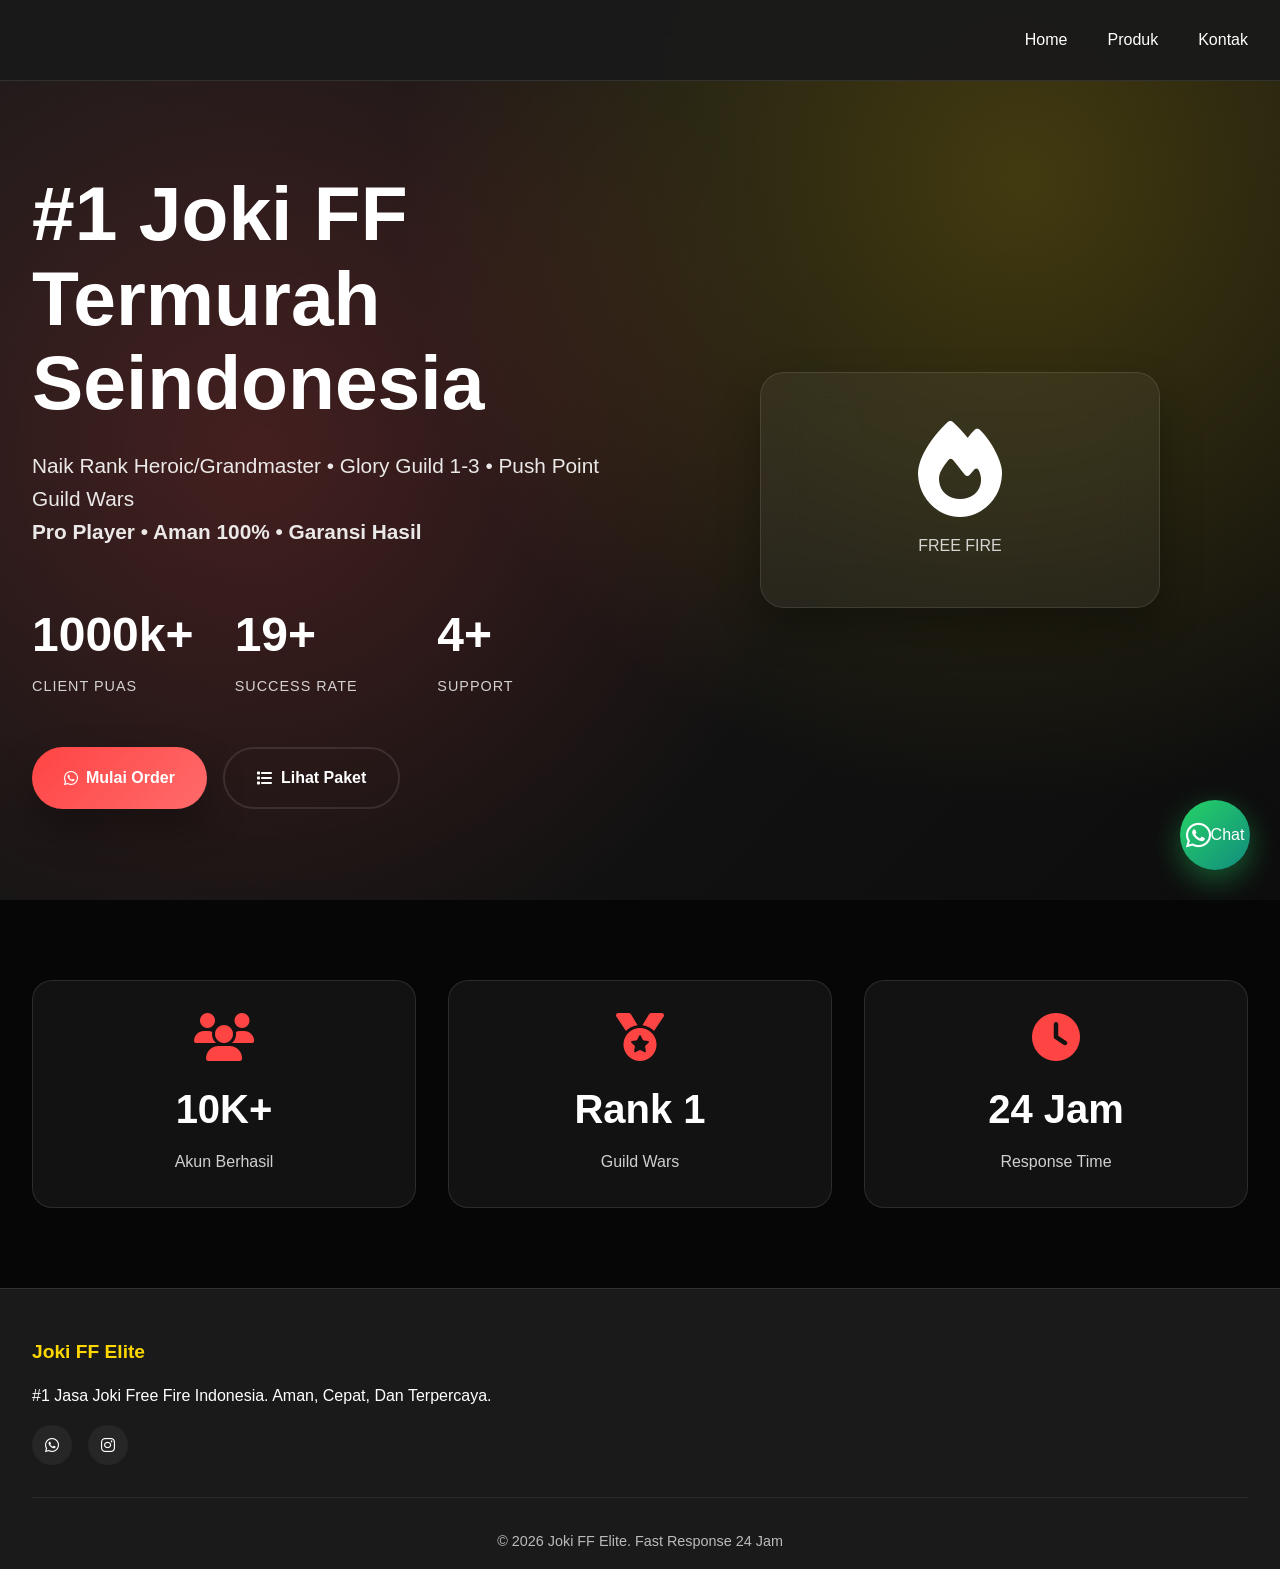
<file: web jualan/index.html>
<!DOCTYPE html>
<html lang="id">
<head>
    <meta charset="UTF-8">
    <meta name="viewport" content="width=device-width, initial-scale=1.0">
    <title>Jasa Joki Dominus | #1 JASA JOKI BY DOMINUS TERMURAH SEINDONESIA</title>
    <meta name="description" content="Jasa Joki Free Fire Profesional - Naik Rank Cepat, Glory Guild, Guild Wars. Aman 100%, Garansi, Pro Player Indonesia">
    <link href="https://cdnjs.cloudflare.com/ajax/libs/font-awesome/6.4.0/css/all.min.css" rel="stylesheet">
    <link rel="stylesheet" href="style.css">
    <link rel="icon" href="data:image/svg+xml,<svg xmlns='http://www.w3.org/2000/svg' viewBox='0 0 100 100'><text y='.9em' font-size='90'>🔥</text></svg>">
</head>
<body>
    <!-- Header -->
    <header class="header">
        <div class="nav-container">
            <a href="index.html" class="logo">
                <i class="fas fa-fire"></i> Joki FF Elite
            </a>
            <ul class="nav-menu" id="navMenu">
                <li><a href="index.html" class="nav-link active">Home</a></li>
                <li><a href="produk.html" class="nav-link">Produk</a></li>
                <li><a href="kontak.html" class="nav-link">Kontak</a></li>
            </ul>
            <button class="mobile-menu-btn" id="mobileMenuBtn">
                <i class="fas fa-bars"></i>
            </button>
        </div>
    </header>

    <!-- Hero Section -->
    <section class="hero">
        <div class="hero-container">
            <div class="hero-content">
                <h1 class="hero-title">
                    <span>#1 Joki FF</span><br>
                    <strong>Termurah Seindonesia</strong>
                </h1>
                <p class="hero-subtitle">
                    Naik Rank Heroic/Grandmaster • Glory Guild 1-3 • Push Point Guild Wars<br>
                    <strong>Pro Player • Aman 100% • Garansi Hasil</strong>
                </p>
                
                <div class="hero-stats">
                    <div class="stat-item">
                        <span class="stat-number">5000+</span>
                        <span class="stat-label">Client Puas</span>
                    </div>
                    <div class="stat-item">
                        <span class="stat-number">99.9%</span>
                        <span class="stat-label">Success Rate</span>
                    </div>
                    <div class="stat-item">
                        <span class="stat-number">24/7</span>
                        <span class="stat-label">Support</span>
                    </div>
                </div>

                <div class="hero-cta">
                    <a href="https://wa.me/628818671759?text=Halo%20Joki%20FF%20Elite!%20Saya%20mau%20order%20jasa%20joki%20FF%20profesional%20🔥" 
                       class="cta-primary" target="_blank">
                        <i class="fab fa-whatsapp"></i> Mulai Order
                    </a>
                    <a href="produk.html" class="cta-secondary">
                        <i class="fas fa-list"></i> Lihat Paket
                    </a>
                </div>
            </div>
            <div class="hero-image">
                <div class="hero-mockup">
                    <i class="fas fa-fire" style="font-size: 6rem;"></i>
                    <p>FREE FIRE</p>
                </div>
            </div>
        </div>
    </section>

    <!-- Quick Stats -->
    <section class="stats-section">
        <div class="container">
            <div class="stats-grid">
                <div class="stat-card">
                    <i class="fas fa-users"></i>
                    <h3>10K+</h3>
                    <p>Akun Berhasil</p>
                </div>
                <div class="stat-card">
                    <i class="fas fa-medal"></i>
                    <h3>Rank 1</h3>
                    <p>Guild Wars</p>
                </div>
                <div class="stat-card">
                    <i class="fas fa-clock"></i>
                    <h3>24 Jam</h3>
                    <p>Response Time</p>
                </div>
            </div>
        </div>
    </section>

    <!-- Footer -->
    <footer class="footer">
        <div class="container">
            <div class="footer-content">
                <div class="footer-section">
                    <h3>Joki FF Elite</h3>
                    <p>#1 Jasa Joki Free Fire Indonesia. Aman, Cepat, Dan Terpercaya.</p>
                    <div class="social-links">
                        <a href="#" class="social-link"><i class="fab fa-whatsapp"></i></a>
                        <a href="#" class="social-link"><i class="fab fa-instagram"></i></a>
                    </div>
                </div>
            </div>
            <div class="footer-bottom">
                <p>&copy; 2026 Joki FF Elite. Fast Response 24 Jam</p>
            </div>
        </div>
    </footer>

    <!-- WhatsApp Widget -->
    <div class="whatsapp-widget">
        <a href="https://wa.me/628818671759?text=Halo%20Joki%20FF%20Elite!%20Saya%20siap%20order%20🔥" 
           class="whatsapp-btn" target="_blank">
            <i class="fab fa-whatsapp"></i>
            <span class="whatsapp-label">Chat</span>
        </a>
    </div>

    <script src="script.js"></script>
</body>
</html>
</file>
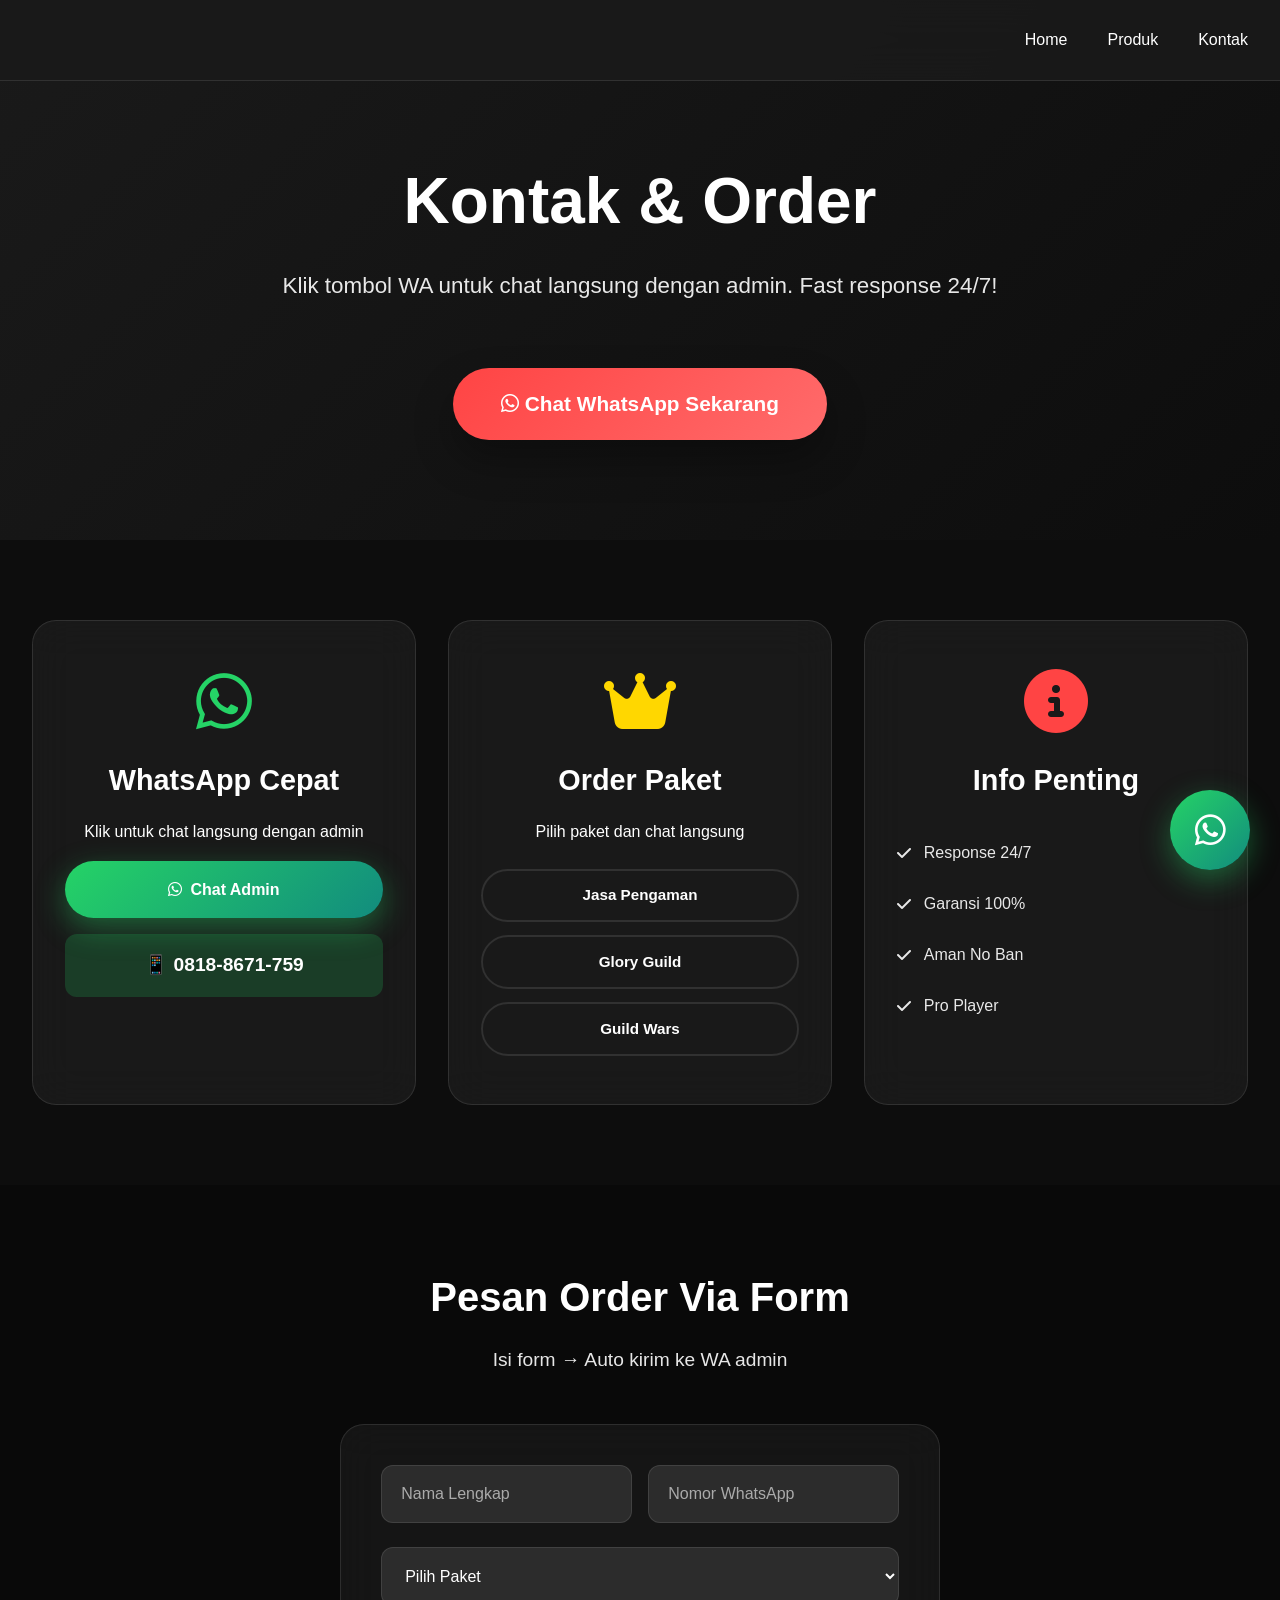
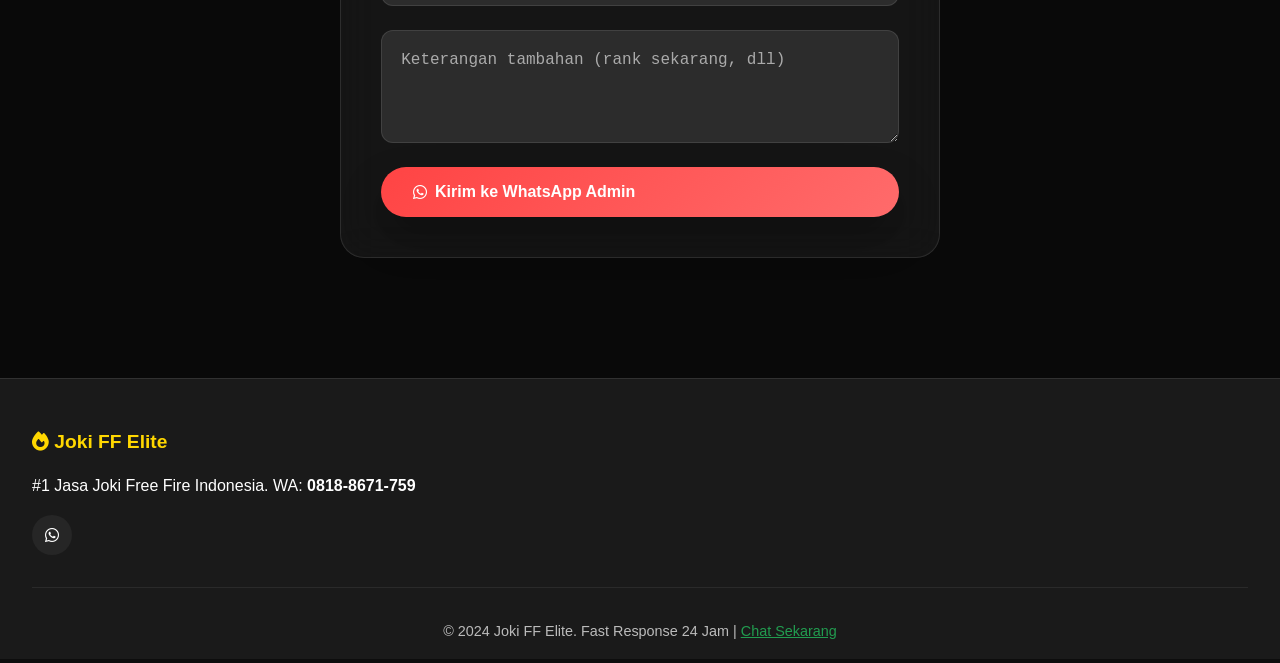
<file: web jualan/kontak.html>
<!DOCTYPE html>
<html lang="id">
<head>
    <meta charset="UTF-8">
    <meta name="viewport" content="width=device-width, initial-scale=1.0">
    <title>Kontak Joki By Dominus | Order Jasa Joki FF</title>
    <meta name="description" content="Kontak Joki FF Elite - Order Naik Rank, Glory Guild, Guild Wars. WA 24/7 Fast Response">
    <link href="https://cdnjs.cloudflare.com/ajax/libs/font-awesome/6.4.0/css/all.min.css" rel="stylesheet">
    <link rel="stylesheet" href="style.css">
    <link rel="icon" href="data:image/svg+xml,<svg xmlns='http://www.w3.org/2000/svg' viewBox='0 0 100 100'><text y='.9em' font-size='90'>🔥</text></svg>">
</head>
<body>
    <!-- Header -->
    <header class="header">
        <div class="nav-container">
            <a href="index.html" class="logo">
                <i class="fas fa-fire"></i> Joki FF Elite
            </a>
            <ul class="nav-menu" id="navMenu">
                <li><a href="index.html" class="nav-link">Home</a></li>
                <li><a href="produk.html" class="nav-link">Produk</a></li>
                <li><a href="kontak.html" class="nav-link active">Kontak</a></li>
            </ul>
            <button class="mobile-menu-btn" id="mobileMenuBtn">
                <i class="fas fa-bars"></i>
            </button>
        </div>
    </header>

    <!-- Contact Hero -->
    <section class="contact-hero">
        <div class="container">
            <h1>Kontak & Order</h1>
            <p>Klik tombol WA untuk chat langsung dengan admin. Fast response 24/7!</p>
            <a href="https://wa.me/628818671759?text=Halo%20admin%20Joki%20FF%20Elite!%20Saya%20mau%20tanya%20jasa%20joki%20FF%20🔥" 
               class="cta-primary hero-cta-btn" style="margin-top: 2rem; display: inline-block;">
                <i class="fab fa-whatsapp"></i> Chat WhatsApp Sekarang
            </a>
        </div>
    </section>

    <!-- Contact Cards -->
    <section class="contact-section">
        <div class="container">
            <div class="contact-grid">
                <!-- WA Fast Order -->
                <div class="contact-card wa-card">
                    <div class="contact-icon">
                        <i class="fab fa-whatsapp" style="font-size: 4rem; color: #25D366;"></i>
                    </div>
                    <h3>WhatsApp Cepat</h3>
                    <p>Klik untuk chat langsung dengan admin</p>
                    <a href="https://wa.me/628818671759?text=Halo%20admin!%20Saya%20mau%20order%20joki%20FF%20🔥%0APilih%20paket%3A" 
                       class="cta-primary" style="width: 100%; justify-content: center; margin-top: 1rem;">
                        <i class="fab fa-whatsapp"></i> Chat Admin
                    </a>
                    <div class="contact-number">
                        <strong>📱 0818-8671-759</strong>
                    </div>
                </div>

                <!-- Paket Quick Order -->
                <div class="contact-card">
                    <div class="contact-icon">
                        <i class="fas fa-crown" style="font-size: 4rem; color: var(--accent);"></i>
                    </div>
                    <h3>Order Paket</h3>
                    <p>Pilih paket dan chat langsung</p>
                    <div class="quick-order-buttons">
                        <a href="https://wa.me/628818671759?text=Halo%20admin!%20Mau%20order%20Naik%20Rank%20GM%20🔥%20Info%20harga%20dong!" 
                           class="cta-secondary quick-btn">Jasa Pengaman</a>
                        <a href="https://wa.me/628818671759?text=Halo%20admin!%20Mau%20order%20Glory%20Guild%201-3%20🏆%20Berapa%20harga%3F" 
                           class="cta-secondary quick-btn">Glory Guild</a>
                        <a href="https://wa.me/628818671759?text=Halo%20admin!%20Mau%20order%20Guild%20Wars%20Top%201%20⚔️%20Siap%20event%3F" 
                           class="cta-secondary quick-btn">Guild Wars</a>
                    </div>
                </div>

                <!-- Info Contact -->
                <div class="contact-card">
                    <div class="contact-icon">
                        <i class="fas fa-info-circle" style="font-size: 4rem; color: var(--primary);"></i>
                    </div>
                    <h3>Info Penting</h3>
                    <ul class="contact-info-list">
                        <li><i class="fas fa-check"></i> Response 24/7</li>
                        <li><i class="fas fa-check"></i> Garansi 100%</li>
                        <li><i class="fas fa-check"></i> Aman No Ban</li>
                        <li><i class="fas fa-check"></i> Pro Player</li>
                    </ul>
                </div>
            </div>
        </div>
    </section>

    <!-- Order Form WA -->
    <section class="order-form-section">
        <div class="container">
            <h2>Pesan Order Via Form</h2>
            <p>Isi form → Auto kirim ke WA admin</p>
            <form class="contact-form" id="orderForm">
                <div class="form-group">
                    <input type="text" id="nama" placeholder="Nama Lengkap" required>
                    <input type="tel" id="wa" placeholder="Nomor WhatsApp" required>
                </div>
                <div class="form-group">
                    <select id="paket" required>
                        <option value="">Pilih Paket</option>
                        <option value="Naik Rank GM (75rb)">Naik Rank GM (75rb)</option>
                        <option value="Glory Guild 1-3 (120rb)">Glory Guild 1-3 (120rb)</option>
                        <option value="Guild Wars Top 1 (200rb)">Guild Wars Top 1 (200rb)</option>
                    </select>
                </div>
                <div class="form-group">
                    <textarea id="pesan" placeholder="Keterangan tambahan (rank sekarang, dll)" rows="4"></textarea>
                </div>
                <button type="submit" class="cta-primary" style="width: 100%;">
                    <i class="fab fa-whatsapp"></i> Kirim ke WhatsApp Admin
                </button>
            </form>
        </div>
    </section>

    <!-- Footer -->
    <footer class="footer">
        <div class="container">
            <div class="footer-content">
                <div class="footer-section">
                    <h3><i class="fas fa-fire"></i> Joki FF Elite</h3>
                    <p>#1 Jasa Joki Free Fire Indonesia. WA: <strong>0818-8671-759</strong></p>
                    <div class="social-links">
                        <a href="https://wa.me/628818671759" class="social-link" target="_blank">
                            <i class="fab fa-whatsapp"></i>
                        </a>
                    </div>
                </div>
            </div>
            <div class="footer-bottom">
                <p>&copy; 2024 Joki FF Elite. Fast Response 24 Jam | <a href="https://wa.me/628818671759" style="color: #25D366;">Chat Sekarang</a></p>
            </div>
        </div>
    </footer>

    <!-- WhatsApp Widget BIG -->
    <div class="whatsapp-widget">
        <a href="https://wa.me/628818671759?text=Halo%20admin%20Joki%20FF%20Elite!%20Saya%20mau%20order%20🔥%20Paket%20apa%20yang%20cocok%3F" 
           class="whatsapp-btn" target="_blank" style="width: 80px; height: 80px;">
            <i class="fab fa-whatsapp" style="font-size: 2.2rem;"></i>
        </a>
    </div>

    <script src="script.js"></script>
    <script>
        // Form WA Handler
        document.getElementById('orderForm').addEventListener('submit', function(e) {
            e.preventDefault();
            
            const nama = document.getElementById('nama').value;
            const wa = document.getElementById('wa').value;
            const paket = document.getElementById('paket').value;
            const pesan = document.getElementById('pesan').value;
            
            const message = `🔥 ORDER JOKI FF ELITE 🔥

👤 Nama: ${nama}
📱 WA: ${wa}
📦 Paket: ${paket}

💬 Keterangan: ${pesan || 'Tidak ada'}

Silakan konfirmasi harga & pembayaran! 💰`;
            
            const url = `https://wa.me/628818671759?text=${encodeURIComponent(message)}`;
            window.open(url, '_blank');
            
            // Reset form
            this.reset();
            alert('✅ Pesan terkirim ke admin! Tunggu konfirmasi via WA.');
        });
    </script>
</body>
</html>
</file>
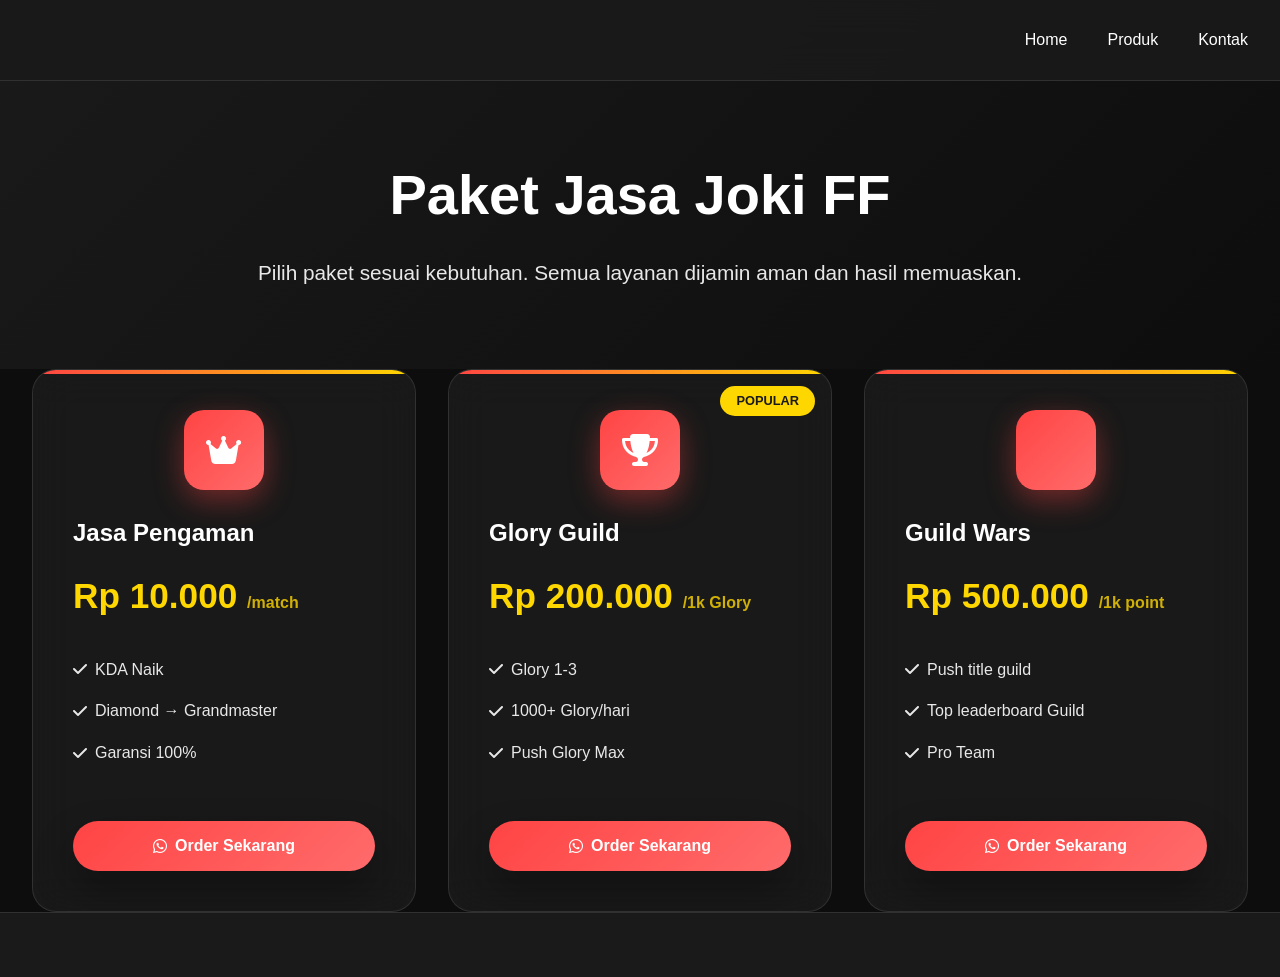
<file: web jualan/produk.html>
<!DOCTYPE html>
<html lang="id">
<head>
    <meta charset="UTF-8">
    <meta name="viewport" content="width=device-width, initial-scale=1.0">
    <title>Paket Jasa Joki By Dominus | Joki FF Elite</title>
    <meta name="description" content="Paket Joki Free Fire lengkap: Naik Rank, Glory Guild, Guild Wars. Harga mulai Rp75rb. Garansi 100%">
    <link href="https://cdnjs.cloudflare.com/ajax/libs/font-awesome/6.4.0/css/all.min.css" rel="stylesheet">
    <link rel="stylesheet" href="style.css">
</head>
<body>
    <!-- Header -->
    <header class="header">
        <div class="nav-container">
            <a href="index.html" class="logo">
                <i class="fas fa-fire"></i> Joki FF Elite
            </a>
            <ul class="nav-menu" id="navMenu">
                <li><a href="index.html" class="nav-link">Home</a></li>
                <li><a href="produk.html" class="nav-link active">Produk</a></li>
                <li><a href="kontak.html" class="nav-link">Kontak</a></li>
            </ul>
            <button class="mobile-menu-btn" id="mobileMenuBtn">
                <i class="fas fa-bars"></i>
            </button>
        </div>
    </header>

    <!-- Produk Hero -->
    <section class="produk-hero">
        <div class="container">
            <div class="produk-header">
                <h1>Paket Jasa Joki FF</h1>
                <p>Pilih paket sesuai kebutuhan. Semua layanan dijamin aman dan hasil memuaskan.</p>
            </div>
        </div>
    </section>

    <!-- Services Grid -->
    <section class="services-section">
        <div class="container">
            <div class="services-grid">
                <div class="service-card" data-service="rank">
                    <div class="service-icon">
                        <i class="fas fa-crown"></i>
                    </div>
                    <h3>Jasa Pengaman</h3>
                    <div class="service-price">Rp 10.000 <span>/match</span></div>
                    <ul class="service-features">
                        <li><i class="fas fa-check"></i> KDA Naik</li>
                        <li><i class="fas fa-check"></i> Diamond → Grandmaster</li>
                        <li><i class="fas fa-check"></i> Garansi 100%</li>
                    </ul>
                    <button class="service-cta" onclick="orderService('Naik Rank')">
                        <i class="fab fa-whatsapp"></i> Order Sekarang
                    </button>
                </div>

                <div class="service-card featured" data-service="glory">
                    <div class="service-badge">POPULAR</div>
                    <div class="service-icon">
                        <i class="fas fa-trophy"></i>
                    </div>
                    <h3>Glory Guild</h3>
                    <div class="service-price">Rp 200.000 <span>/1k Glory</span></div>
                    <ul class="service-features">
                        <li><i class="fas fa-check"></i> Glory 1-3</li>
                        <li><i class="fas fa-check"></i> 1000+ Glory/hari</li>
                        <li><i class="fas fa-check"></i> Push Glory Max</li>
                    </ul>
                    <button class="service-cta" onclick="orderService('Glory Guild')">
                        <i class="fab fa-whatsapp"></i> Order Sekarang
                    </button>
                </div>

                <div class="service-card" data-service="guild">
                    <div class="service-icon">
                        <i class="fas fa-sword"></i>
                    </div>
                    <h3>Guild Wars</h3>
                    <div class="service-price">Rp 500.000 <span>/1k point</span></div>
                    <ul class="service-features">
                        <li><i class="fas fa-check"></i> Push title guild</li>
                        <li><i class="fas fa-check"></i> Top leaderboard Guild</li>
                        <li><i class="fas fa-check"></i> Pro Team</li>
                    </ul>
                    <button class="service-cta" onclick="orderService('Guild Wars')">
                        <i class="fab fa-whatsapp"></i> Order Sekarang
                    </button>
                </div>
            </div>
        </div>
    </section>

    <!-- Footer & WhatsApp Widget -->
    <footer class="footer">
        <!-- Same footer as index.html -->
    </footer>

    <div class="whatsapp-widget">
        <!-- Same whatsapp widget -->
    </div>

    <script src="script.js"></script>
</body>
</html>
</file>
<file: web jualan/style.css>
/* ===== ROOT VARIABLES - FIXED ===== */
:root {
    --primary: #ff4444;
    --secondary: #ff6b6b;
    --accent: #ffd700;
    --dark: #1a1a1a;
    --darker: #0d0d0d;
    --glass: rgba(255,255,255,0.05);
    --glass-border: rgba(255,255,255,0.1);
    --shadow: 0 20px 40px rgba(0,0,0,0.3);
}

/* ===== TEXT GRADIENT MIXIN (PERBAIKAN) ===== */
.gradient-text {
    background: linear-gradient(135deg, #fff 0%, var(--accent) 50%, var(--primary) 100%);
    background-clip: text;
    -webkit-background-clip: text;
    -webkit-text-fill-color: transparent;
    background-clip: text;
    display: inline-block; /* Penting untuk gradient text */
}

.gradient-text-primary {
    background: linear-gradient(135deg, var(--primary), var(--accent));
    background-clip: text;
    -webkit-background-clip: text;
    -webkit-text-fill-color: transparent;
    background-clip: text;
    display: inline-block;
}

.gradient-text-accent {
    background: linear-gradient(135deg, #fff, var(--accent));
    background-clip: text;
    -webkit-background-clip: text;
    -webkit-text-fill-color: transparent;
    background-clip: text;
    display: inline-block;
}

/* ===== RESET & BASE ===== */
* {
    margin: 0;
    padding: 0;
    box-sizing: border-box;
}

body {
    font-family: 'Segoe UI', -apple-system, BlinkMacSystemFont, 'Segoe UI', Roboto, sans-serif;
    line-height: 1.6;
    color: #fff;
    background: var(--darker);
    overflow-x: hidden;
}

/* ===== HEADER ===== */
.header {
    position: fixed;
    top: 0;
    width: 100%;
    background: rgba(26,26,26,0.95);
    backdrop-filter: blur(20px);
    -webkit-backdrop-filter: blur(20px);
    z-index: 1000;
    transition: all 0.3s ease;
    border-bottom: 1px solid var(--glass-border);
}

.nav-container {
    max-width: 1400px;
    margin: 0 auto;
    padding: 0 2rem;
    display: flex;
    justify-content: space-between;
    align-items: center;
    height: 80px;
}

.logo {
    font-size: 1.8rem;
    font-weight: 800;
    /* HAPUS gradient lama, ganti dengan class */
    color: transparent;
}

.logo::before {
    content: attr(data-text);
    position: absolute;
    background: linear-gradient(135deg, var(--primary), var(--accent));
    -webkit-background-clip: text;
    background-clip: text;
    -webkit-text-fill-color: transparent;
}

.logo span {
    position: relative;
    z-index: 1;
}

.nav-menu {
    display: flex;
    list-style: none;
    gap: 2.5rem;
    align-items: center;
}

.nav-link {
    color: #fff;
    text-decoration: none;
    font-weight: 500;
    position: relative;
    transition: all 0.3s ease;
    padding: 0.5rem 0;
}

.nav-link.active,
.nav-link:hover {
    color: var(--accent);
}

.nav-link::after {
    content: '';
    position: absolute;
    bottom: 0;
    left: 0;
    width: 0;
    height: 2px;
    background: linear-gradient(90deg, var(--primary), var(--accent));
    transition: width 0.3s ease;
}

.nav-link.active::after,
.nav-link:hover::after {
    width: 100%;
}

.mobile-menu-btn {
    display: none;
    background: none;
    border: none;
    color: #fff;
    font-size: 1.5rem;
    cursor: pointer;
}

/* ===== HERO (INDEX) ===== */
.hero {
    min-height: 100vh;
    display: flex;
    align-items: center;
    position: relative;
    background: linear-gradient(135deg, var(--dark) 0%, var(--darker) 100%);
    padding-top: 80px;
}

.hero::before {
    content: '';
    position: absolute;
    inset: 0;
    background: 
        radial-gradient(circle at 20% 50%, rgba(255,68,68,0.2) 0%, transparent 50%),
        radial-gradient(circle at 80% 20%, rgba(255,215,0,0.2) 0%, transparent 50%);
    animation: bgShift 15s ease-in-out infinite;
}

@keyframes bgShift {
    0%, 100% { 
        opacity: 1; 
        transform: scale(1); 
    }
    50% { 
        opacity: 0.8; 
        transform: scale(1.05); 
    }
}

.hero-container {
    max-width: 1400px;
    margin: 0 auto;
    padding: 0 2rem;
    display: grid;
    grid-template-columns: 1fr 1fr;
    gap: 4rem;
    align-items: center;
    position: relative;
    z-index: 2;
}

.hero-title {
    font-size: clamp(3rem, 6vw, 5rem);
    font-weight: 800;
    line-height: 1.1;
    margin-bottom: 1.5rem;
    /* HAPUS gradient lama, ganti dengan class */
}

.hero-title-inner {
    display: inline-block;
    background: linear-gradient(135deg, #fff 0%, var(--accent) 50%, var(--primary) 100%);
    -webkit-background-clip: text;
    background-clip: text;
    -webkit-text-fill-color: transparent;
}

.hero-subtitle {
    font-size: 1.3rem;
    margin-bottom: 2rem;
    opacity: 0.9;
    line-height: 1.6;
}

.hero-stats {
    display: grid;
    grid-template-columns: repeat(3, 1fr);
    gap: 2rem;
    margin: 3rem 0;
}

.stat-number {
    font-size: 3rem;
    font-weight: 800;
    /* HAPUS gradient lama, ganti dengan class */
    display: block;
}

.stat-number-inner {
    display: inline-block;
    background: linear-gradient(135deg, var(--primary), var(--accent));
    -webkit-background-clip: text;
    background-clip: text;
    -webkit-text-fill-color: transparent;
}

.stat-label {
    font-size: 0.9rem;
    opacity: 0.8;
    text-transform: uppercase;
    letter-spacing: 1px;
}

/* ===== CTA BUTTONS ===== */
.cta-primary, 
.cta-secondary, 
.service-cta {
    padding: 1rem 2rem;
    border: none;
    border-radius: 50px;
    font-weight: 600;
    cursor: pointer;
    transition: all 0.3s ease;
    text-decoration: none;
    display: inline-flex;
    align-items: center;
    gap: 0.5rem;
    font-size: 1rem;
    text-align: center;
}

.cta-primary, 
.service-cta {
    background: linear-gradient(135deg, var(--primary), var(--secondary));
    color: #fff;
    box-shadow: var(--shadow);
}

.cta-primary:hover, 
.service-cta:hover {
    transform: translateY(-2px);
    box-shadow: 0 25px 50px rgba(255,68,68,0.4);
}

.cta-secondary {
    background: transparent;
    color: #fff;
    border: 2px solid var(--glass-border);
}

.cta-secondary:hover {
    background: var(--glass);
    border-color: var(--primary);
}

.hero-cta {
    display: flex;
    gap: 1rem;
    flex-wrap: wrap;
}

/* ===== HERO MOCKUP ===== */
.hero-image {
    display: flex;
    justify-content: center;
}

.hero-mockup {
    background: var(--glass);
    backdrop-filter: blur(20px);
    -webkit-backdrop-filter: blur(20px);
    border: 1px solid var(--glass-border);
    border-radius: 24px;
    padding: 3rem 2rem;
    text-align: center;
    box-shadow: var(--shadow);
    animation: float 6s ease-in-out infinite;
    max-width: 400px;
    width: 100%;
}

.hero-mockup p {
    margin-top: 1rem;
    opacity: 0.8;
    font-weight: 500;
}

@keyframes float {
    0%, 100% { 
        transform: translateY(0); 
    }
    50% { 
        transform: translateY(-15px); 
    }
}

/* ===== PRODUK PAGE ===== */
.produk-hero {
    padding: 150px 0 80px;
    text-align: center;
    background: linear-gradient(135deg, var(--dark), var(--darker));
}

.produk-hero h1 {
    font-size: 3.5rem;
    font-weight: 800;
    margin-bottom: 1rem;
    /* HAPUS gradient lama, ganti dengan class */
}

.produk-hero h1-inner {
    display: inline-block;
    background: linear-gradient(135deg, #fff, var(--accent));
    -webkit-background-clip: text;
    background-clip: text;
    -webkit-text-fill-color: transparent;
}

.produk-hero p {
    font-size: 1.3rem;
    opacity: 0.9;
}

.services-grid {
    display: grid;
    grid-template-columns: repeat(auto-fit, minmax(380px, 1fr));
    gap: 2rem;
}

.service-card {
    background: var(--glass);
    backdrop-filter: blur(20px);
    -webkit-backdrop-filter: blur(20px);
    border: 1px solid var(--glass-border);
    border-radius: 24px;
    padding: 2.5rem;
    position: relative;
    transition: all 0.4s ease;
    overflow: hidden;
}

.service-card::before {
    content: '';
    position: absolute;
    top: 0;
    left: 0;
    right: 0;
    height: 4px;
    background: linear-gradient(90deg, var(--primary), var(--accent));
    animation: shimmer 2s infinite;
}

@keyframes shimmer {
    0% { 
        transform: translateX(-100%); 
    }
    100% { 
        transform: translateX(100%); 
    }
}

.service-card:hover {
    transform: translateY(-10px);
    border-color: var(--primary);
    box-shadow: var(--shadow);
}

.service-badge {
    position: absolute;
    top: 1rem;
    right: 1rem;
    background: var(--accent);
    color: var(--dark);
    padding: 0.3rem 1rem;
    border-radius: 20px;
    font-size: 0.8rem;
    font-weight: 700;
}

.service-icon {
    width: 80px;
    height: 80px;
    background: linear-gradient(135deg, var(--primary), var(--secondary));
    border-radius: 20px;
    display: flex;
    align-items: center;
    justify-content: center;
    margin: 0 auto 1.5rem;
    font-size: 2rem;
    box-shadow: 0 10px 30px rgba(255,68,68,0.4);
}

.service-card h3 {
    font-size: 1.5rem;
    font-weight: 700;
    margin-bottom: 1rem;
}

.service-price {
    font-size: 2.2rem;
    font-weight: 800;
    color: var(--accent);
    margin: 1rem 0;
}

.service-price span {
    font-size: 1rem;
    opacity: 0.8;
}

.service-features {
    list-style: none;
    margin: 1.5rem 0;
}

.service-features li {
    padding: 0.5rem 0;
    opacity: 0.9;
    display: flex;
    align-items: center;
    gap: 0.5rem;
}

.service-cta {
    width: 100%;
    justify-content: center;
    margin-top: 1.5rem;
}

/* ===== WHATSAPP WIDGET ===== */
.whatsapp-widget {
    position: fixed;
    bottom: 30px;
    right: 30px;
    z-index: 10000;
}

.whatsapp-btn {
    width: 70px;
    height: 70px;
    background: linear-gradient(135deg, #25D366, #128C7E);
    border-radius: 50%;
    display: flex;
    align-items: center;
    justify-content: center;
    box-shadow: 0 10px 30px rgba(37,211,102,0.4);
    transition: all 0.3s ease;
    animation: pulse 2s infinite;
    text-decoration: none;
    color: #fff;
}

.whatsapp-btn i {
    font-size: 1.8rem;
}

.whatsapp-btn:hover {
    transform: scale(1.1);
    box-shadow: 0 15px 40px rgba(37,211,102,0.6);
}

@keyframes pulse {
    0% { 
        box-shadow: 0 0 0 0 rgba(37,211,102,0.7); 
    }
    70% { 
        box-shadow: 0 0 0 20px rgba(37,211,102,0); 
    }
    100% { 
        box-shadow: 0 0 0 0 rgba(37,211,102,0); 
    }
}

/* ===== STATS SECTION ===== */
.stats-section {
    padding: 80px 0;
    background: rgba(0,0,0,0.5);
}

.stats-grid {
    display: grid;
    grid-template-columns: repeat(auto-fit, minmax(250px, 1fr));
    gap: 2rem;
}

.stat-card {
    text-align: center;
    padding: 2rem;
    background: var(--glass);
    border-radius: 20px;
    border: 1px solid var(--glass-border);
}

.stat-card i {
    font-size: 3rem;
    color: var(--primary);
    margin-bottom: 1rem;
}

.stat-card h3 {
    font-size: 2.5rem;
    margin-bottom: 0.5rem;
    font-weight: 700;
}

.stat-card p {
    opacity: 0.8;
}

/* ===== CONTAINER ===== */
.container {
    max-width: 1400px;
    margin: 0 auto;
    padding: 0 2rem;
}

/* ===== KONTAK PAGE ===== */
.contact-hero {
    padding: 150px 0 100px;
    text-align: center;
    background: linear-gradient(135deg, var(--dark), var(--darker));
}

.contact-hero h1 {
    font-size: 4rem;
    font-weight: 800;
    margin-bottom: 1rem;
    /* HAPUS gradient lama, ganti dengan class */
}

.contact-hero h1-inner {
    display: inline-block;
    background: linear-gradient(135deg, #fff, var(--accent));
    -webkit-background-clip: text;
    background-clip: text;
    -webkit-text-fill-color: transparent;
}

.contact-hero p {
    font-size: 1.4rem;
    opacity: 0.9;
    margin-bottom: 2rem;
}

.hero-cta-btn {
    font-size: 1.3rem !important;
    padding: 1.2rem 3rem !important;
    display: inline-block !important;
    margin-top: 2rem;
}

.contact-section {
    padding: 80px 0;
}

.contact-grid {
    display: grid;
    grid-template-columns: repeat(auto-fit, minmax(350px, 1fr));
    gap: 2rem;
}

.contact-card {
    background: var(--glass);
    backdrop-filter: blur(20px);
    -webkit-backdrop-filter: blur(20px);
    border: 1px solid var(--glass-border);
    border-radius: 24px;
    padding: 3rem 2rem;
    text-align: center;
    transition: all 0.3s ease;
}

.contact-card:hover {
    transform: translateY(-10px);
    border-color: var(--primary);
    box-shadow: var(--shadow);
}

.contact-icon {
    margin-bottom: 1.5rem;
}

.contact-card h3 {
    font-size: 1.8rem;
    margin-bottom: 1rem;
    color: #fff;
}

.contact-number {
    margin-top: 1rem;
    font-size: 1.2rem;
    padding: 1rem;
    background: rgba(37,211,102,0.2);
    border-radius: 12px;
}

.quick-order-buttons {
    display: flex;
    flex-direction: column;
    gap: 0.8rem;
    margin-top: 1.5rem;
}

.quick-btn {
    padding: 0.8rem 1rem !important;
    font-size: 0.95rem !important;
    justify-content: center;
}

.contact-info-list {
    list-style: none;
    margin-top: 1.5rem;
    text-align: left;
}

.contact-info-list li {
    padding: 0.8rem 0;
    opacity: 0.9;
    display: flex;
    align-items: center;
    gap: 0.8rem;
}

.order-form-section {
    padding: 80px 0 120px;
    background: rgba(0,0,0,0.3);
}

.order-form-section h2 {
    text-align: center;
    font-size: 2.5rem;
    margin-bottom: 1rem;
    /* HAPUS gradient lama, ganti dengan class */
}

.order-form-section h2-inner {
    display: inline-block;
    background: linear-gradient(135deg, #fff, var(--accent));
    -webkit-background-clip: text;
    background-clip: text;
    -webkit-text-fill-color: transparent;
}

.order-form-section p {
    text-align: center;
    opacity: 0.9;
    margin-bottom: 3rem;
    font-size: 1.2rem;
}

.contact-form {
    max-width: 600px;
    margin: 0 auto;
    background: var(--glass);
    padding: 2.5rem;
    border-radius: 24px;
    border: 1px solid var(--glass-border);
    backdrop-filter: blur(20px);
}

.form-group {
    display: flex;
    gap: 1rem;
    margin-bottom: 1.5rem;
    flex-wrap: wrap;
}

.form-group input,
.form-group select,
.form-group textarea {
    flex: 1;
    min-width: 250px;
    padding: 1.2rem;
    background: rgba(255,255,255,0.1);
    border: 1px solid var(--glass-border);
    border-radius: 12px;
    color: #fff;
    font-size: 1rem;
    transition: all 0.3s ease;
}

.form-group input::placeholder,
.form-group textarea::placeholder {
    color: rgba(255,255,255,0.6);
}

.form-group input:focus,
.form-group select:focus,
.form-group textarea:focus {
    outline: none;
    border-color: var(--primary);
    box-shadow: 0 0 0 3px rgba(255,68,68,0.2);
    background: rgba(255,255,255,0.15);
}

.wa-card .cta-primary {
    background: linear-gradient(135deg, #25D366, #128C7E) !important;
    box-shadow: 0 10px 30px rgba(37,211,102,0.4) !important;
}

.wa-card .cta-primary:hover {
    box-shadow: 0 15px 40px rgba(37,211,102,0.6) !important;
}

/* ===== FOOTER ===== */
.footer {
    background: var(--dark);
    padding: 3rem 0 1rem;
    border-top: 1px solid var(--glass-border);
}

.footer-content {
    display: grid;
    grid-template-columns: repeat(auto-fit, minmax(250px, 1fr));
    gap: 2rem;
    margin-bottom: 2rem;
}

.footer-section h3 {
    color: var(--accent);
    margin-bottom: 1rem;
    font-size: 1.2rem;
}

.social-links {
    display: flex;
    gap: 1rem;
    margin-top: 1rem;
}

.social-link {
    width: 40px;
    height: 40px;
    background: var(--glass);
    border-radius: 50%;
    display: flex;
    align-items: center;
    justify-content: center;
    color: #fff;
    text-decoration: none;
    transition: all 0.3s ease;
}

.social-link:hover {
    background: var(--primary);
    transform: translateY(-2px);
}

.footer-bottom {
    text-align: center;
    padding-top: 2rem;
    border-top: 1px solid var(--glass-border);
    opacity: 0.7;
    font-size: 0.9rem;
}

/* ===== RESPONSIVE ===== */
@media (max-width: 1024px) {
    .hero-container {
        grid-template-columns: 1fr;
        text-align: center;
        gap: 3rem;
    }
    
    .hero-stats {
        grid-template-columns: repeat(2, 1fr);
    }
}

@media (max-width: 768px) {
    .nav-menu {
        position: fixed;
        top: 80px;
        left: -100%;
        width: 100%;
        height: calc(100vh - 80px);
        background: var(--dark);
        flex-direction: column;
        padding: 2rem 0;
        gap: 1.5rem;
        transition: left 0.3s ease;
        text-align: center;
    }

    .nav-menu.active {
        left: 0;
    }

    .mobile-menu-btn {
        display: block;
    }

    .hero {
        padding-top: 80px;
    }

    .hero-stats {
        grid-template-columns: 1fr;
        gap: 1.5rem;
    }

    .hero-cta {
        justify-content: center;
    }

    .services-grid {
        grid-template-columns: 1fr;
        gap: 1.5rem;
    }

    /* KONTAK RESPONSIVE */
    .contact-grid {
        grid-template-columns: 1fr;
    }
    
    .form-group {
        flex-direction: column;
    }
    
    .form-group input,
    .form-group select,
    .form-group textarea {
        min-width: 100%;
    }
    
    .quick-order-buttons {
        flex-direction: row;
        flex-wrap: wrap;
    }
    
    .quick-btn {
        flex: 1 1 45%;
        margin-bottom: 0.5rem;
    }
}

@media (max-width: 480px) {
    .container {
        padding: 0 1rem;
    }
    
    .nav-container {
        padding: 0 1rem;
    }
}

/* ===== SCROLL ANIMATIONS ===== */
.fade-in {
    opacity: 0;
    transform: translateY(50px);
    transition: all 0.8s ease;
}

.fade-in.visible {
    opacity: 1;
    transform: translateY(0);
}
</file>
